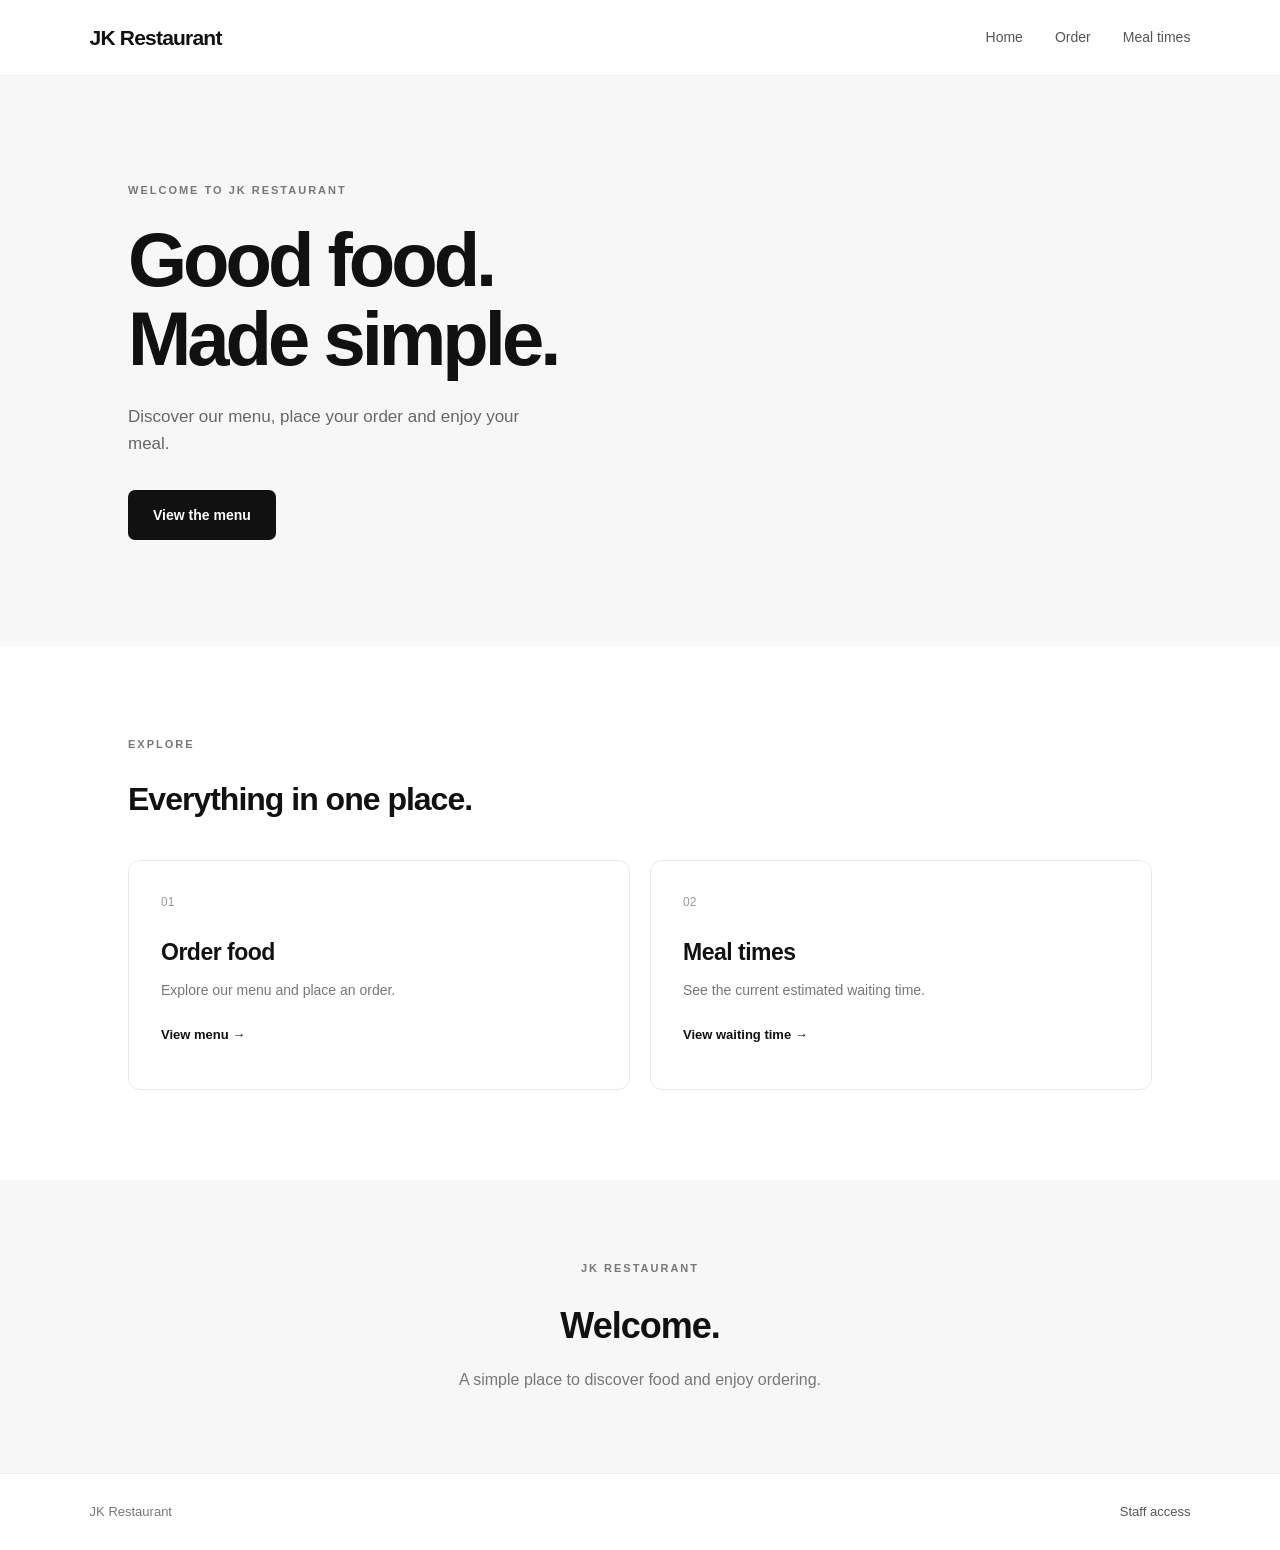
<file: index.html>
<!DOCTYPE html>
<html lang="en">
<head>
    <meta charset="UTF-8">
    <meta name="viewport" content="width=device-width, initial-scale=1.0">
    <meta name="theme-color" content="#ffffff">

    <title>JK Restaurant</title>

    <link rel="stylesheet" href="style.css">
</head>

<body>

    <header class="header">
        <a href="index.html" class="logo">JK Restaurant</a>

        <nav class="navigation">
            <a href="index.html">Home</a>
            <a href="order.html">Order</a>
            <a href="timer.html">Meal times</a>
        </nav>
    </header>

    <main>

        <section class="hero">
            <div class="hero-content">

                <p class="eyebrow">WELCOME TO JK RESTAURANT</p>

                <h1>Good food.<br>Made simple.</h1>

                <p class="hero-description">
                    Discover our menu, place your order
                    and enjoy your meal.
                </p>

                <a href="order.html" class="primary-button">
                    View the menu
                </a>

            </div>
        </section>

        <section class="home-sections">

            <div class="section-heading">
                <p class="eyebrow">EXPLORE</p>
                <h2>Everything in one place.</h2>
            </div>

            <div class="home-grid">

                <a href="order.html" class="home-card">
                    <span class="card-number">01</span>
                    <h3>Order food</h3>
                    <p>Explore our menu and place an order.</p>
                    <span class="card-link">View menu →</span>
                </a>

                <a href="timer.html" class="home-card">
                    <span class="card-number">02</span>
                    <h3>Meal times</h3>
                    <p>See the current estimated waiting time.</p>
                    <span class="card-link">View waiting time →</span>
                </a>

            </div>

        </section>

        <section class="home-about">
            <p class="eyebrow">JK RESTAURANT</p>
            <h2>Welcome.</h2>
            <p>
                A simple place to discover food
                and enjoy ordering.
            </p>
        </section>

    </main>

    <footer class="footer">
        <p>JK Restaurant</p>
        <a href="admin.html">Staff access</a>
    </footer>

</body>
</html>
</file>
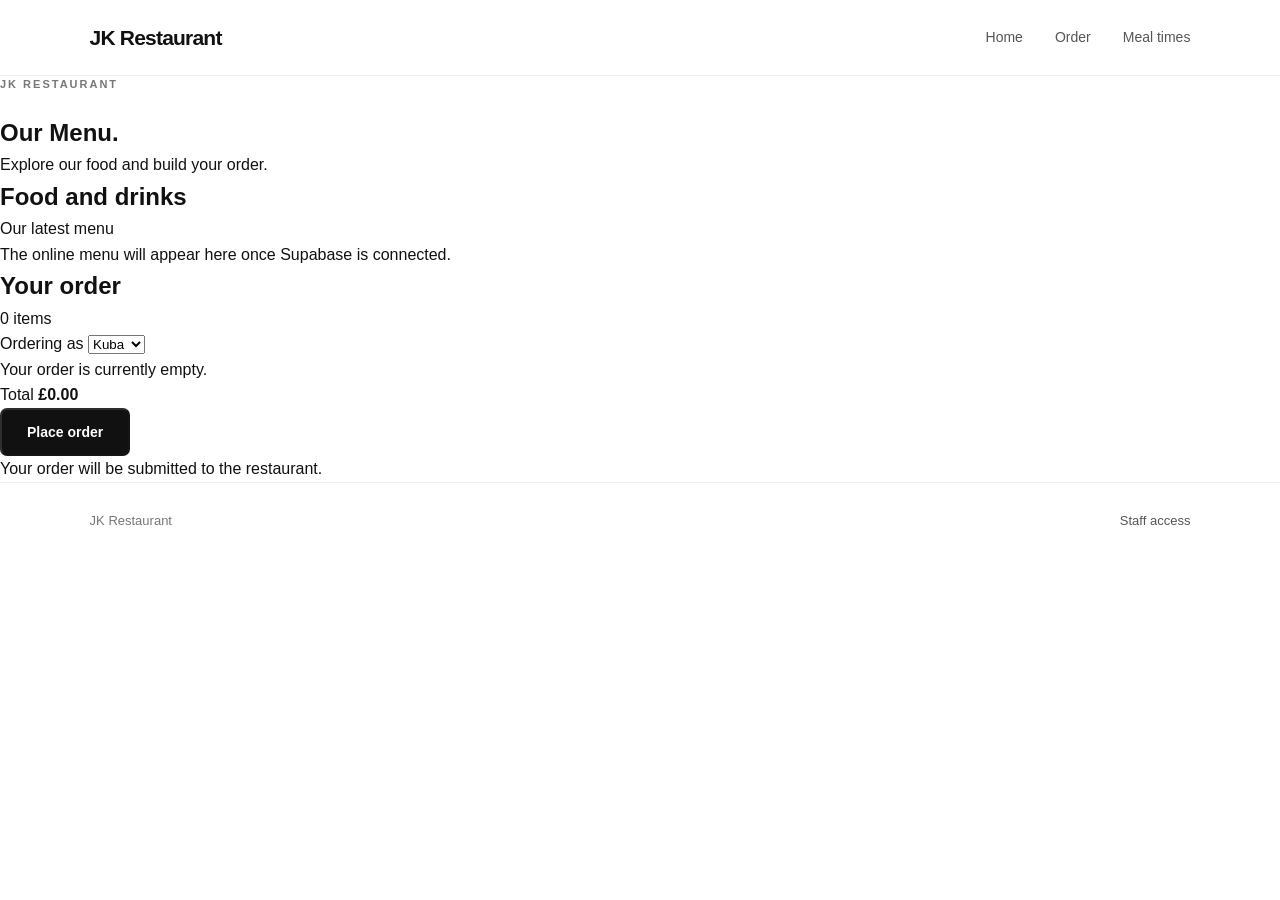
<file: order.html>
<!DOCTYPE html>
<html lang="en">
<head>
    <meta charset="UTF-8">
    <meta name="viewport" content="width=device-width, initial-scale=1.0">
    <meta name="theme-color" content="#ffffff">

    <title>Order | JK Restaurant</title>

    <link rel="stylesheet" href="style.css">
</head>

<body>

    <header class="header">

        <a href="index.html" class="logo">
            JK Restaurant
        </a>

        <nav class="navigation">
            <a href="index.html">Home</a>
            <a href="order.html">Order</a>
            <a href="timer.html">Meal times</a>
        </nav>

    </header>

    <main>

        <section class="page-heading">
            <p class="eyebrow">JK RESTAURANT</p>
            <h1>Our Menu.</h1>
            <p>
                Explore our food and build your order.
            </p>
        </section>

        <section class="ordering-layout">

            <div class="menu-area">

                <div class="menu-heading">
                    <h2>Food and drinks</h2>
                    <p>Our latest menu</p>
                </div>

                <div id="menu-container">

                    <div class="loading-message">
                        <p>Loading the menu...</p>
                    </div>

                </div>

            </div>

            <aside class="cart-area">

                <div class="cart-heading">
                    <h2>Your order</h2>
                    <span id="cart-count">0 items</span>
                </div>

                <div class="customer-selection">

                    <label for="customer-name">
                        Ordering as
                    </label>

                    <select id="customer-name">
                        <option value="Kuba">Kuba</option>
                        <option value="Julian">Julian</option>
                    </select>

                </div>

                <div id="cart-items">

                    <p class="empty-cart">
                        Your order is currently empty.
                    </p>

                </div>

                <div class="cart-total">
                    <span>Total</span>
                    <strong id="cart-total">£0.00</strong>
                </div>

                <button
                    id="place-order"
                    class="primary-button"
                    type="button"
                    disabled
                >
                    Place order
                </button>

                <p class="cart-note">
                    Your order will be submitted to the restaurant.
                </p>

            </aside>

        </section>

    </main>

    <footer class="footer">

        <p>JK Restaurant</p>

        <a href="admin.html">Staff access</a>

    </footer>

    <script src="app.js"></script>

</body>
</html>
</file>
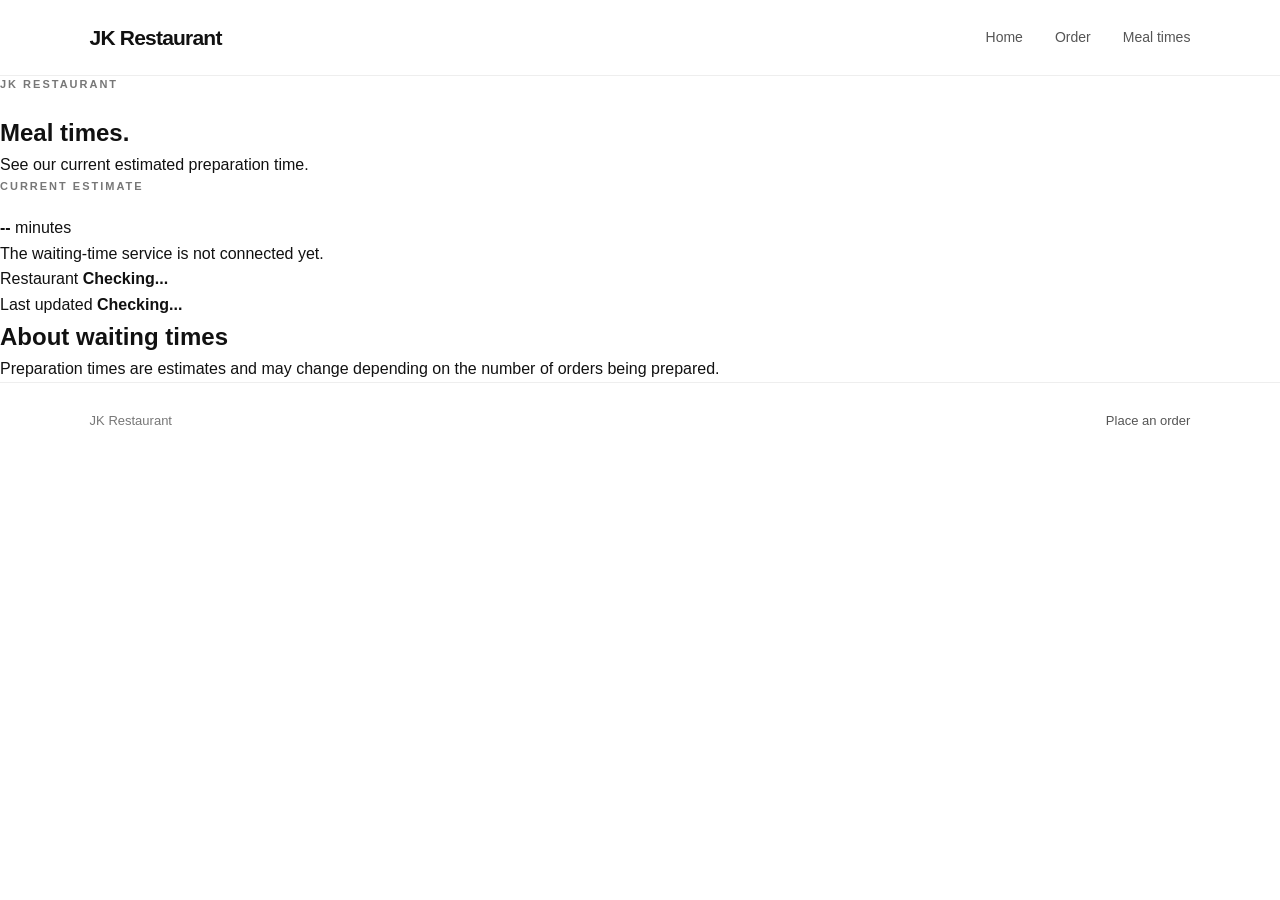
<file: timer.html>
<!DOCTYPE html>
<html lang="en">
<head>
    <meta charset="UTF-8">
    <meta name="viewport" content="width=device-width, initial-scale=1.0">
    <meta name="theme-color" content="#ffffff">

    <title>Meal Times | JK Restaurant</title>

    <link rel="stylesheet" href="style.css">
</head>

<body>

    <header class="header">

        <a href="index.html" class="logo">
            JK Restaurant
        </a>

        <nav class="navigation">
            <a href="index.html">Home</a>
            <a href="order.html">Order</a>
            <a href="timer.html">Meal times</a>
        </nav>

    </header>

    <main class="meal-timer-page">

        <section class="page-heading">
            <p class="eyebrow">JK RESTAURANT</p>
            <h1>Meal times.</h1>
            <p>See our current estimated preparation time.</p>
        </section>

        <section class="waiting-time-card">

            <p class="eyebrow">CURRENT ESTIMATE</p>

            <div class="waiting-time-display">

                <strong id="waiting-time">--</strong>

                <span>minutes</span>

            </div>

            <p id="waiting-time-message">
                Waiting for the latest estimate...
            </p>

            <div class="waiting-time-divider"></div>

            <div class="waiting-time-information">

                <div>
                    <span>Restaurant</span>
                    <strong id="timer-restaurant-status">
                        Checking...
                    </strong>
                </div>

                <div>
                    <span>Last updated</span>
                    <strong id="timer-last-updated">
                        Checking...
                    </strong>
                </div>

            </div>

        </section>

        <section class="timer-information">

            <h2>About waiting times</h2>

            <p>
                Preparation times are estimates and may change
                depending on the number of orders being prepared.
            </p>

        </section>

    </main>

    <footer class="footer">

        <p>JK Restaurant</p>

        <a href="order.html">Place an order</a>

    </footer>

    <script src="app.js"></script>

</body>
</html>
</file>
<file: style.css>
/* =================================
   JK RESTAURANT
   Main website stylesheet
================================= */

/* RESET */

* {
    margin: 0;
    padding: 0;
    box-sizing: border-box;
}

html {
    scroll-behavior: smooth;
}

body {
    font-family: -apple-system, BlinkMacSystemFont,
                 "Segoe UI", sans-serif;
    background: #ffffff;
    color: #111111;
    line-height: 1.6;
}

/* HEADER */

.header {
    width: 100%;
    min-height: 76px;
    padding: 0 7%;
    display: flex;
    align-items: center;
    justify-content: space-between;
    border-bottom: 1px solid #eeeeee;
    background: #ffffff;
}

.logo {
    font-size: 21px;
    font-weight: 700;
    letter-spacing: -0.8px;
    color: #111111;
    text-decoration: none;
}

.navigation {
    display: flex;
    align-items: center;
    gap: 32px;
}

.navigation a {
    color: #555555;
    text-decoration: none;
    font-size: 14px;
    font-weight: 500;
    transition: color 0.2s;
}

.navigation a:hover {
    color: #000000;
}

/* HOMEPAGE HERO */

.hero {
    min-height: 570px;
    padding: 100px 10%;
    display: flex;
    align-items: center;
    background: #f7f7f7;
}

.hero-content {
    max-width: 650px;
}

.eyebrow {
    color: #777777;
    font-size: 11px;
    font-weight: 700;
    letter-spacing: 2px;
    margin-bottom: 20px;
}

.hero h1 {
    font-size: clamp(48px, 7vw, 76px);
    line-height: 1.05;
    letter-spacing: -4px;
    font-weight: 750;
    margin-bottom: 24px;
}

.hero-description {
    max-width: 420px;
    color: #666666;
    font-size: 17px;
    margin-bottom: 32px;
}

/* BUTTONS */

.primary-button {
    display: inline-block;
    background: #111111;
    color: #ffffff;
    padding: 14px 25px;
    border-radius: 7px;
    text-decoration: none;
    font-size: 14px;
    font-weight: 600;
    transition: background 0.2s, transform 0.2s;
}

.primary-button:hover {
    background: #333333;
    transform: translateY(-2px);
}

/* HOMEPAGE SECTIONS */

.home-sections {
    padding: 90px 10%;
}

.section-heading {
    margin-bottom: 35px;
}

.section-heading h2 {
    font-size: 32px;
    letter-spacing: -1px;
}

.home-grid {
    display: grid;
    grid-template-columns: repeat(2, 1fr);
    gap: 20px;
}

.home-card {
    display: block;
    padding: 32px;
    min-height: 230px;
    border: 1px solid #e9e9e9;
    border-radius: 12px;
    color: #111111;
    text-decoration: none;
    transition: border-color 0.2s,
                transform 0.2s;
}

.home-card:hover {
    border-color: #999999;
    transform: translateY(-3px);
}

.card-number {
    display: block;
    color: #999999;
    font-size: 12px;
    margin-bottom: 22px;
}

.home-card h3 {
    font-size: 23px;
    letter-spacing: -0.5px;
    margin-bottom: 8px;
}

.home-card p {
    color: #777777;
    font-size: 14px;
    margin-bottom: 20px;
}

.card-link {
    font-size: 13px;
    font-weight: 650;
}

/* ABOUT SECTION */

.home-about {
    padding: 80px 10%;
    text-align: center;
    background: #f7f7f7;
}

.home-about h2 {
    font-size: 36px;
    letter-spacing: -1px;
    margin-bottom: 12px;
}

.home-about p:last-child {
    color: #777777;
}

/* FOOTER */

.footer {
    padding: 28px 7%;
    display: flex;
    justify-content: space-between;
    align-items: center;
    border-top: 1px solid #eeeeee;
    color: #777777;
    font-size: 13px;
}

.footer a {
    color: #555555;
    text-decoration: none;
}

.footer a:hover {
    color: #000000;
}

/* RESPONSIVE DESIGN */

@media (max-width: 650px) {

    .header {
        padding: 18px 6%;
        flex-direction: column;
        gap: 14px;
    }

    .navigation {
        gap: 20px;
        flex-wrap: wrap;
        justify-content: center;
    }

    .hero {
        min-height: 450px;
        padding: 70px 7%;
    }

    .hero h1 {
        letter-spacing: -2px;
    }

    .home-sections {
        padding: 65px 7%;
    }

    .home-grid {
        grid-template-columns: 1fr;
    }

    .footer {
        padding: 25px 7%;
    }
}
</file>
